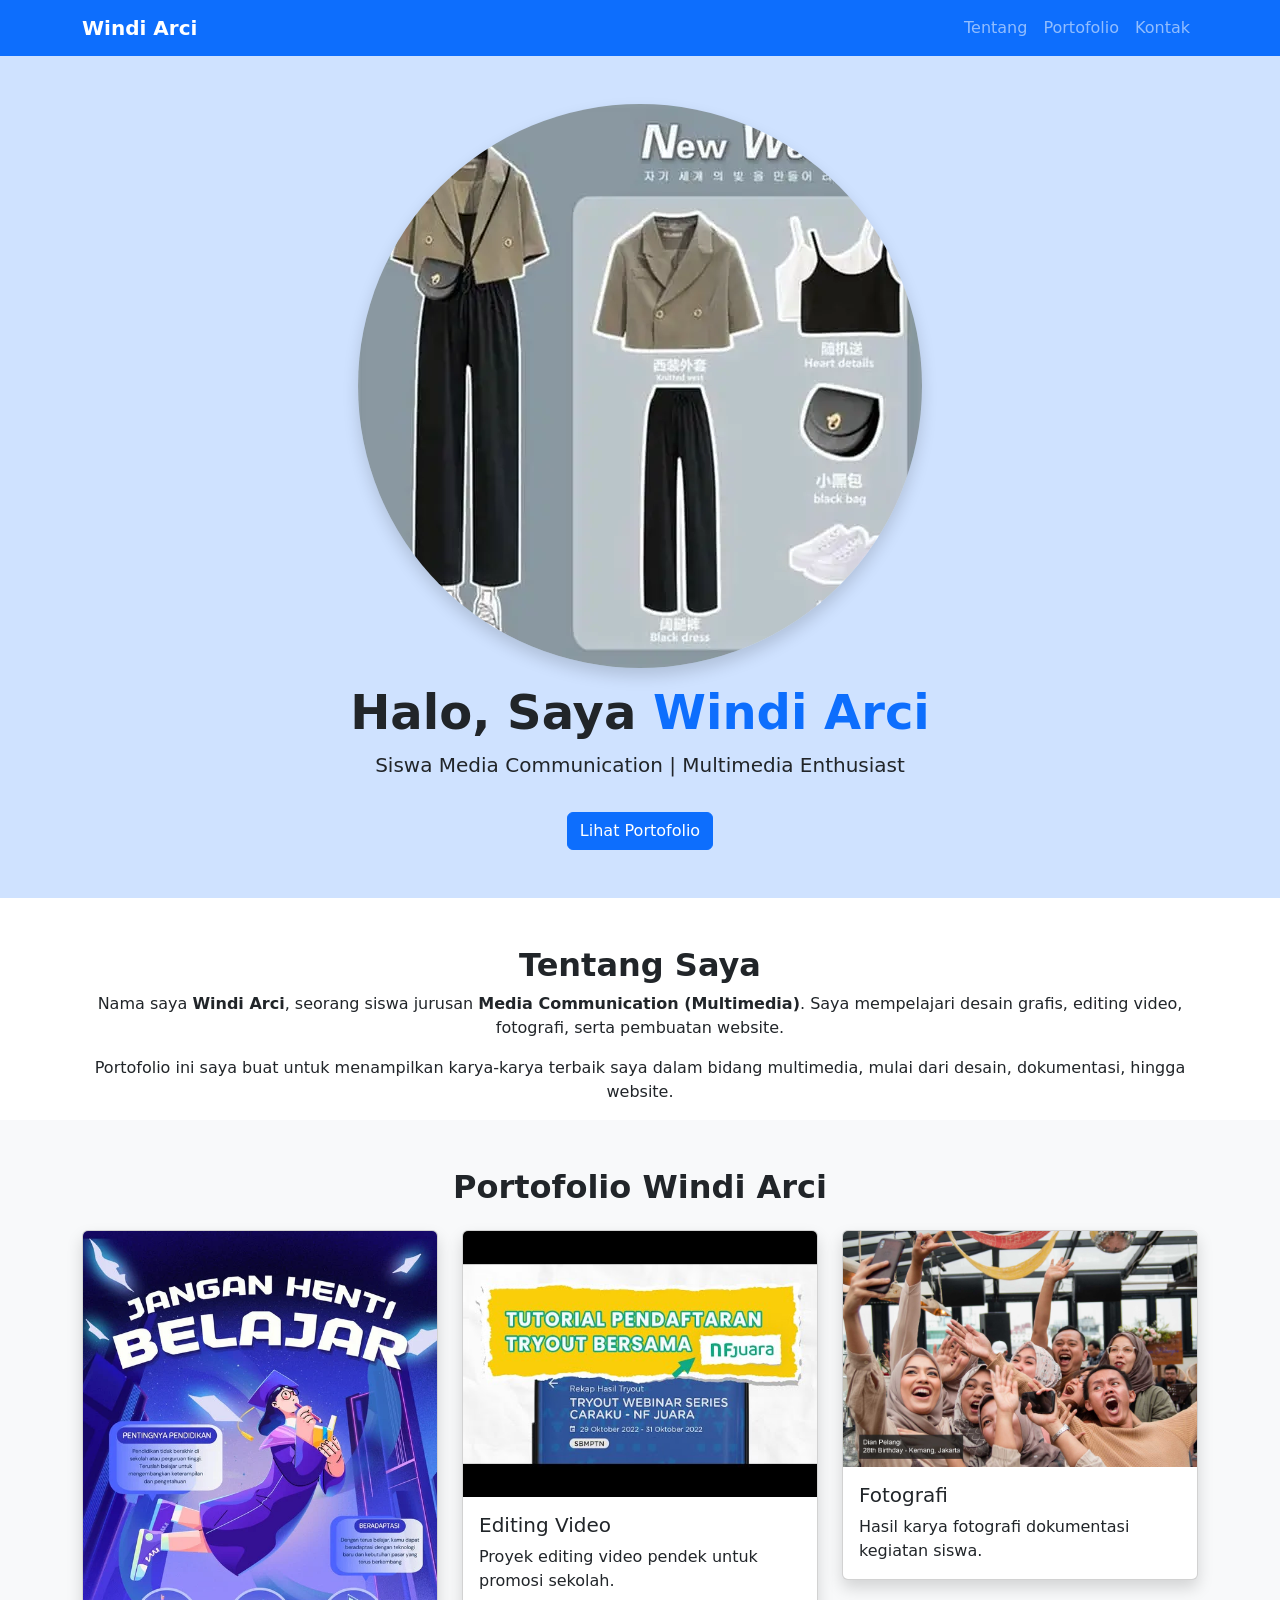
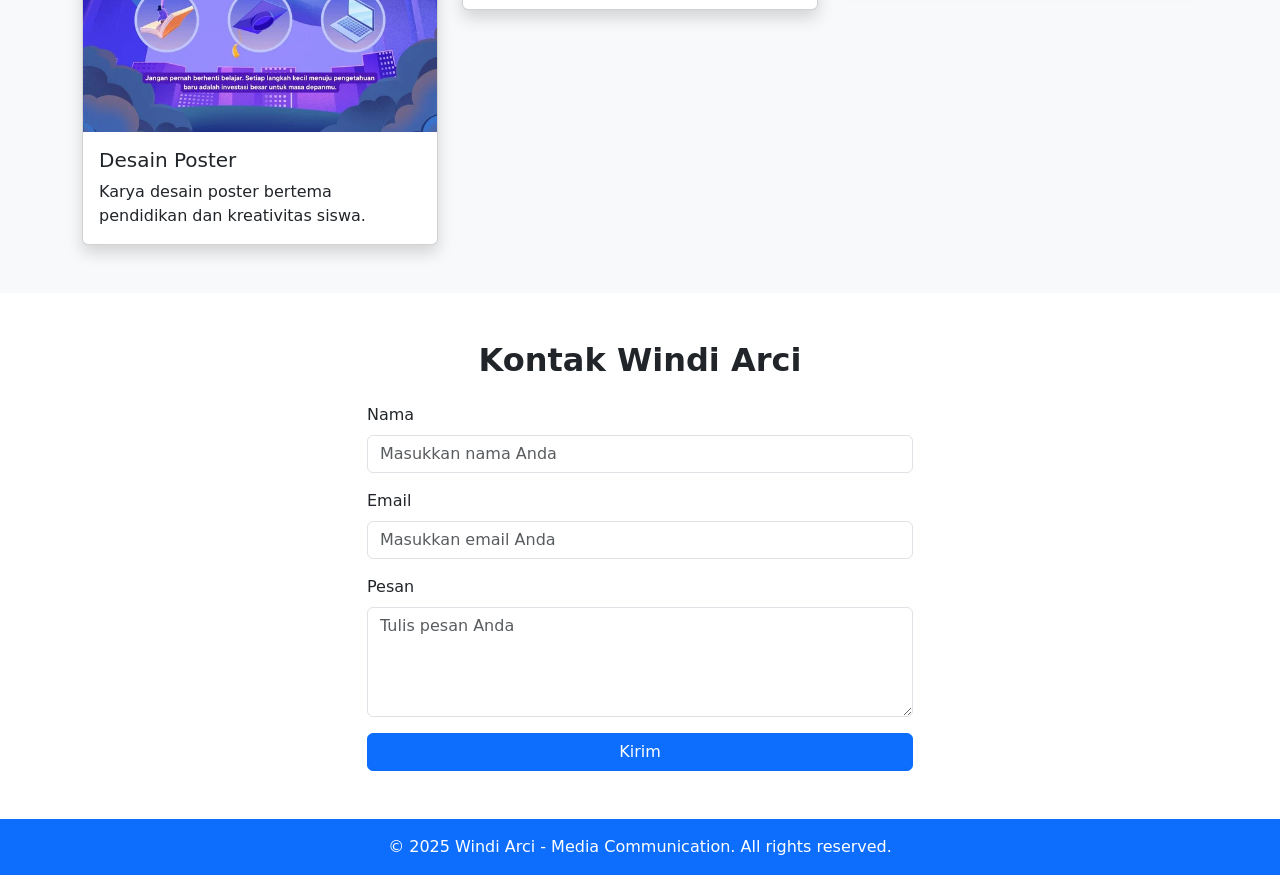
<file: index.html>
<!DOCTYPE html>
<html lang="id">
<head>
  <meta charset="UTF-8">
  <meta name="viewport" content="width=device-width, initial-scale=1">
  <title>Portfolio Windi Arci - Media Communication</title>
  <!-- Bootstrap CSS -->
  <link href="https://cdn.jsdelivr.net/npm/bootstrap@5.3.3/dist/css/bootstrap.min.css" rel="stylesheet">
</head>
<body>

  <!-- Navbar -->
  <nav class="navbar navbar-expand-lg navbar-dark bg-primary">
    <div class="container">
      <a class="navbar-brand fw-bold" href="#">Windi Arci</a>
      <button class="navbar-toggler" type="button" data-bs-toggle="collapse" 
              data-bs-target="#navbarNav" aria-controls="navbarNav" 
              aria-expanded="false" aria-label="Toggle navigation">
        <span class="navbar-toggler-icon"></span>
      </button>
      <div class="collapse navbar-collapse" id="navbarNav">
        <ul class="navbar-nav ms-auto">
          <li class="nav-item"><a class="nav-link" href="#about">Tentang</a></li>
          <li class="nav-item"><a class="nav-link" href="#portfolio">Portofolio</a></li>
          <li class="nav-item"><a class="nav-link" href="#contact">Kontak</a></li>
        </ul>
      </div>
    </div>
  </nav>

  <!-- Hero Section -->
  <header class="bg-light text-center py-5 bg-primary-subtle">
    <div class="container">
      <img src="img/OIP.webp" alt="Foto Windi Arci" class="rounded-circle shadow mb-3">
      <h1 class="display-5 fw-bold">Halo, Saya <span class="text-primary">Windi Arci</span></h1>
      <p class="lead">Siswa Media Communication | Multimedia Enthusiast</p>
      <a href="#portfolio" class="btn btn-primary mt-3">Lihat Portofolio</a>
    </div>
  </header>

  <!-- About Section -->
  <section id="about" class="mt-5">
    <div class="container">
      <div class="row align-items-center">
        <div class=" col-12 text-center">
          <h2 class="fw-bold">Tentang Saya</h2>
          <p>
            Nama saya <b>Windi Arci</b>, seorang siswa jurusan <b>Media Communication (Multimedia)</b>. 
            Saya mempelajari desain grafis, editing video, fotografi, serta pembuatan website.
          </p>
          <p>
            Portofolio ini saya buat untuk menampilkan karya-karya terbaik saya dalam bidang multimedia, 
            mulai dari desain, dokumentasi, hingga website.
          </p>
        </div>
      </div>
    </div>
  </section>

  <!-- Portfolio Section -->
  <section id="portfolio" class="py-5 bg-light">
    <div class="container">
      <h2 class="text-center fw-bold mb-4">Portofolio Windi Arci</h2>
      <div class="row g-4">
        <div class="col-md-4">
          <div class="card shadow">
            <img src="img/566w-glQX6J0l948.webp" class="card-img-top" alt="Desain Poster">
            <div class="card-body">
              <h5 class="card-title">Desain Poster</h5>
              <p class="card-text">Karya desain poster bertema pendidikan dan kreativitas siswa.</p>
            </div>
          </div>
        </div>
        <div class="col-md-4">
          <div class="card shadow">
            <img src="img/hqdefault.jpg" class="card-img-top" alt="Editing Video">
            <div class="card-body">
              <h5 class="card-title">Editing Video</h5>
              <p class="card-text">Proyek editing video pendek untuk promosi sekolah.</p>
            </div>
          </div>
        </div>
        <div class="col-md-4">
          <div class="card shadow">
            <img src="img/301fc163-6eea-4998-955d-31df631020c0.jpg" class="card-img-top" alt="Fotografi">
            <div class="card-body">
              <h5 class="card-title">Fotografi</h5>
              <p class="card-text">Hasil karya fotografi dokumentasi kegiatan siswa.</p>
            </div>
          </div>
        </div>
      </div>
    </div>
  </section>

  <!-- Contact Section -->
  <section id="contact" class="py-5">
    <div class="container">
      <h2 class="text-center fw-bold mb-4">Kontak Windi Arci</h2>
      <div class="row justify-content-center">
        <div class="col-md-6">
          <form>
            <div class="mb-3">
              <label for="name" class="form-label">Nama</label>
              <input type="text" class="form-control" id="name" placeholder="Masukkan nama Anda">
            </div>
            <div class="mb-3">
              <label for="email" class="form-label">Email</label>
              <input type="email" class="form-control" id="email" placeholder="Masukkan email Anda">
            </div>
            <div class="mb-3">
              <label for="message" class="form-label">Pesan</label>
              <textarea class="form-control" id="message" rows="4" placeholder="Tulis pesan Anda"></textarea>
            </div>
            <button type="submit" class="btn btn-primary w-100">Kirim</button>
          </form>
        </div>
      </div>
    </div>
  </section>

  <!-- Footer -->
  <footer class="bg-primary text-white text-center py-3">
    <p class="mb-0">&copy; 2025 Windi Arci - Media Communication. All rights reserved.</p>
  </footer>

  <!-- Bootstrap JS -->
  <script src="https://cdn.jsdelivr.net/npm/bootstrap@5.3.3/dist/js/bootstrap.bundle.min.js"></script>
</body>
</html>
</file>
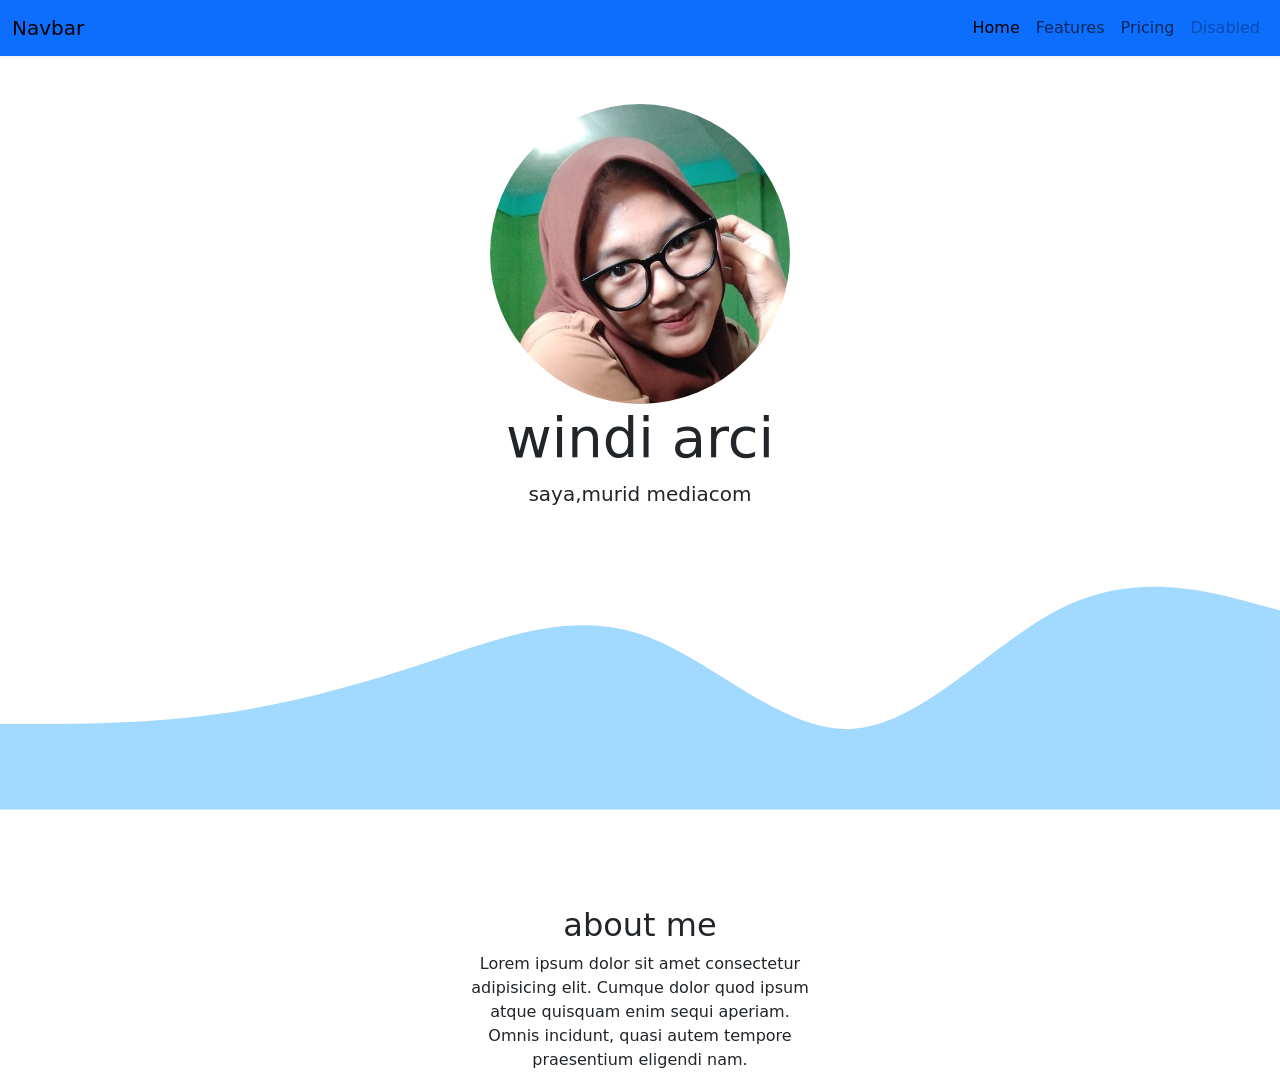
<file: index3.html>
<!doctype html>
<html lang="en">
  <head>
    <meta charset="utf-8">
    <meta name="viewport" content="width=device-width, initial-scale=1">
    <title>Bootstrap demo</title>
    <link href="https://cdn.jsdelivr.net/npm/bootstrap@5.3.8/dist/css/bootstrap.min.css" rel="stylesheet" integrity="sha384-sRIl4kxILFvY47J16cr9ZwB07vP4J8+LH7qKQnuqkuIAvNWLzeN8tE5YBujZqJLB" crossorigin="anonymous">
  <link rel="stylesheet" href="style.css">
</head>
  <body>
    <!-- navbar -->
     <nav class="navbar navbar-expand-lg bg-primary shadow-sm">
  <div class="container-fluid">
    <a class="navbar-brand" href="#">Navbar</a>
    <button class="navbar-toggler" type="button" data-bs-toggle="collapse" data-bs-target="#navbarNav" aria-controls="navbarNav" aria-expanded="false" aria-label="Toggle navigation">
      <span class="navbar-toggler-icon"></span>
    </button>
    <div class="collapse navbar-collapse" id="navbarNav">
      <ul class="navbar-nav ms-auto">
        <li class="nav-item">
          <a class="nav-link active" aria-current="page" href="#">Home</a>
        </li>
        <li class="nav-item">
          <a class="nav-link" href="#">Features</a>
        </li>
        <li class="nav-item">
          <a class="nav-link" href="#">Pricing</a>
        </li>
        <li class="nav-item">
          <a class="nav-link disabled" aria-disabled="true">Disabled</a>
        </li>
      </ul>
    </div>
  </div>
</nav>
     <!-- end of navbar -->
      <!-- header -->
       <div class=" text-center bg-#a2d9ff py-5">
         <img src="img/pt.jpg" alt="" width="300px" height="300px" class="rounded-circle" >
  <h1 class="display-4">windi arci</h1>
  <p class="lead">saya,murid mediacom</p>
  <div class="row align-items-center">
    <div class="col-12 text-center">

       <svg xmlns="http://www.w3.org/2000/svg" viewBox="0 0 1440 320"><path fill="#a2d9ff" fill-opacity="1" d="M0,224L40,224C80,224,160,224,240,213.3C320,203,400,181,480,154.7C560,128,640,96,720,122.7C800,149,880,235,960,229.3C1040,224,1120,128,1200,90.7C1280,53,1360,75,1400,85.3L1440,96L1440,320L1400,320C1360,320,1280,320,1200,320C1120,320,1040,320,960,320C880,320,800,320,720,320C640,320,560,320,480,320C400,320,320,320,240,320C160,320,80,320,40,320L0,320Z"></path></svg>
    </div>
    <div class="col-12  ">
    </div>
  </div>
</div>
       <!-- end of header -->
        <!-- about -->
         <div class="container text-center mt-5">
  <div class="row">
    <div class="col">
        <section id="about">
            <div class="container">
                 <div class="row text-center">
                    <div class="col">
                        <h2>about me</h2>
                    </div>
                 </div>
                 <div class= "row  justify-content-center">
                    <div class="col-4">
                    <p>Lorem ipsum dolor sit amet consectetur adipisicing elit. Cumque dolor quod ipsum atque quisquam enim sequi aperiam. Omnis incidunt, quasi autem tempore praesentium eligendi nam.</p>
                 </div>
                 </div>
            </div>
        </section>
       
    </div>
  </div>
</div>
         <!-- end of about -->
    <script src="https://cdn.jsdelivr.net/npm/bootstrap@5.3.8/dist/js/bootstrap.bundle.min.js" integrity="sha384-FKyoEForCGlyvwx9Hj09JcYn3nv7wiPVlz7YYwJrWVcXK/BmnVDxM+D2scQbITxI" crossorigin="anonymous"></script>
  </body>
</html>
</file>
<file: style.css>
.header{
    background-color: rgb(157, 157, 202);
    margin: 1rem;
    padding: 2rem;
}
.p{
    min-height: 2000px;
    
}
</file>
